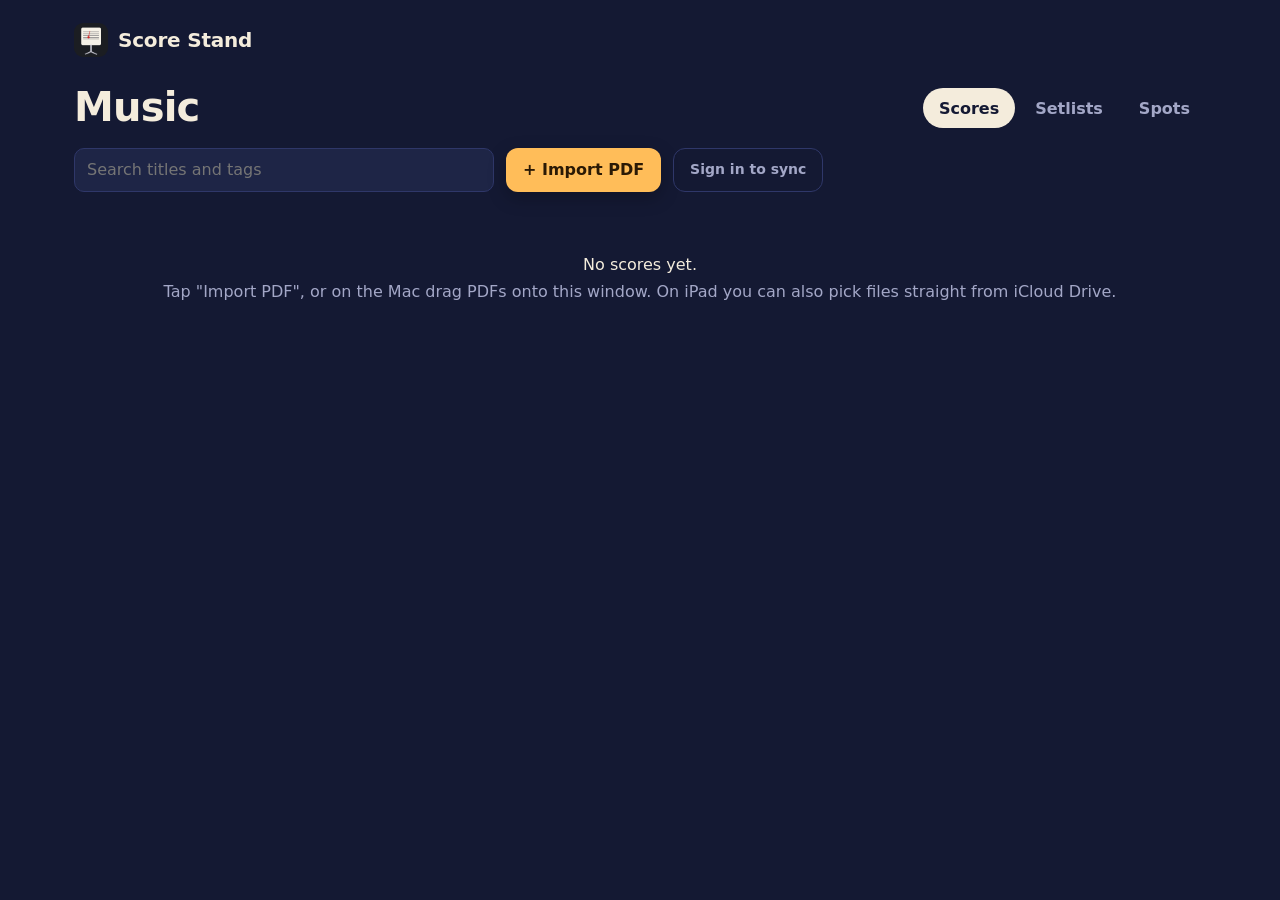
<file: index.html>
<!doctype html>
<html lang="en">
<head>
  <meta charset="utf-8">
  <meta name="viewport" content="width=device-width, initial-scale=1, viewport-fit=cover">
  <!-- Only our own files may load. 'wasm-unsafe-eval' lets pdf.js use its bundled image decoders. -->
  <meta http-equiv="Content-Security-Policy" content="default-src 'none'; script-src 'self' 'wasm-unsafe-eval'; worker-src 'self'; style-src 'self'; img-src 'self' blob: data:; font-src 'self' blob: data:; connect-src 'self' blob: data: https://wmaofvonemfhqsyfesof.supabase.co; manifest-src 'self'; base-uri 'none'; form-action 'none'; object-src 'none'">
  <meta name="referrer" content="no-referrer">
  <meta name="theme-color" content="#141933">
  <meta name="apple-mobile-web-app-capable" content="yes">
  <meta name="apple-mobile-web-app-status-bar-style" content="black-translucent">
  <meta name="apple-mobile-web-app-title" content="Score Stand">
  <title>Score Stand</title>
  <link rel="manifest" href="manifest.webmanifest">
  <link rel="icon" href="icons/icon-192.png">
  <link rel="apple-touch-icon" href="icons/apple-touch-icon.png">
  <link rel="stylesheet" href="theme.css">
  <link rel="stylesheet" href="app.css">
</head>
<body>
  <div id="app"></div>
  <noscript>Score Stand needs JavaScript.</noscript>
  <script src="js/practice.js"></script>
  <script type="module" src="js/app.js"></script>
</body>
</html>
</file>
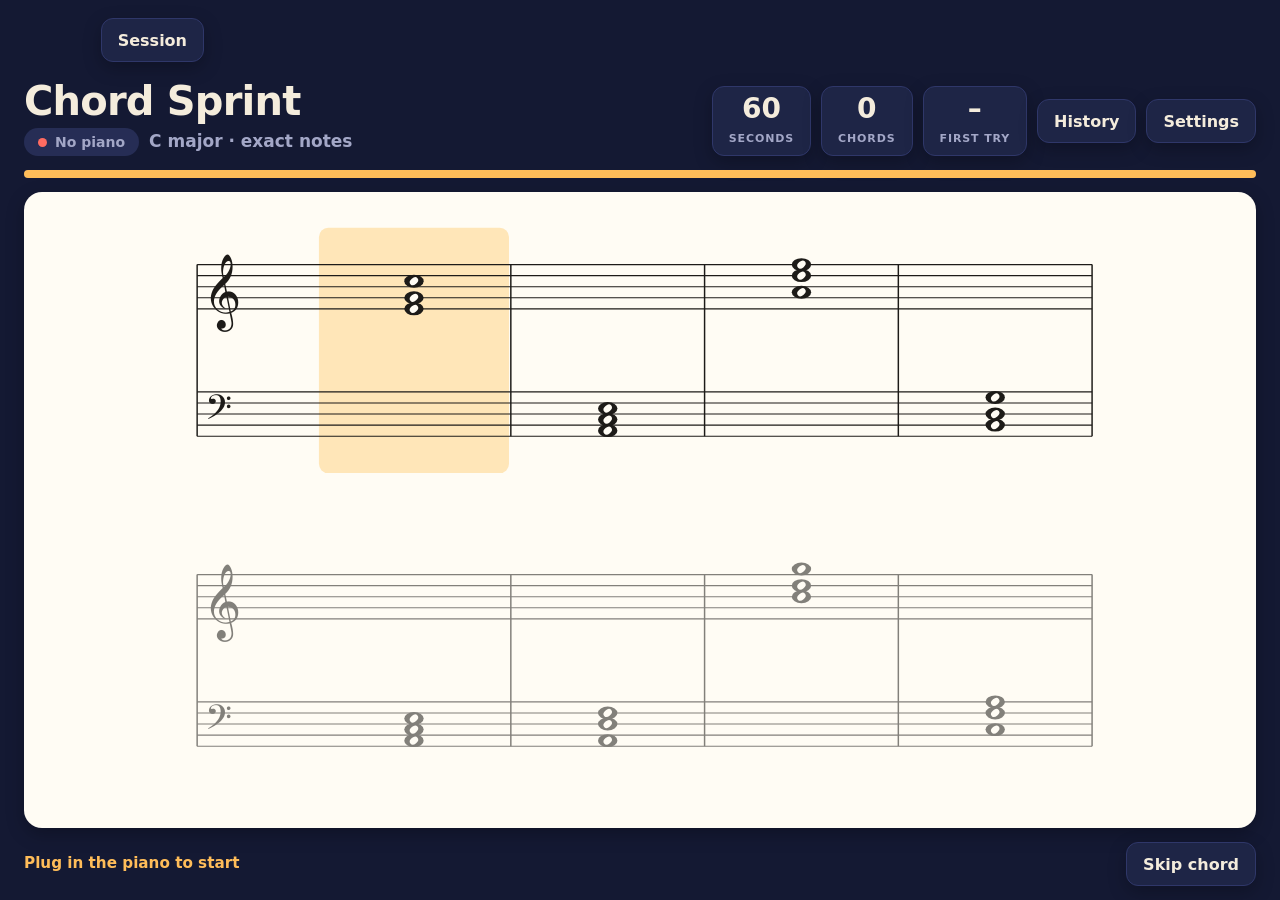
<file: chord-sprint/index.html>
<!doctype html>
<html lang="en"><head><meta charset="utf-8">
<meta name="viewport" content="width=device-width,initial-scale=1,viewport-fit=cover,user-scalable=no">
<!-- Only our own files may load; no inline script or style. -->
<meta http-equiv="Content-Security-Policy" content="default-src 'none'; script-src 'self'; style-src 'self'; img-src 'self' data:; base-uri 'none'; form-action 'none'; object-src 'none'">
<meta name="referrer" content="no-referrer">
<title>Chord Sprint</title>
<link rel="stylesheet" href="../theme.css">
<link rel="stylesheet" href="sprint.css">
</head><body>
<div class="app">
  <header class="appbar">
    <div class="brand" id="brand" hidden><img src="../icons/woodshed-mark.png" alt=""><span>Woodshed</span></div>
    <nav class="switch" id="appnav" aria-label="Screens" hidden><button data-go="music">Music</button><button class="on" aria-current="page">Chord Sprint</button><button data-go="sessions">Sessions</button></nav>
    <div class="appbar-end">
      <button class="rec" id="rec" hidden><i></i><span id="rectext">0:00</span></button>
      <button id="metbtn" hidden>♩</button>
      <button id="sessbtn">Session</button>
      <button class="rec-btn" id="apprec" hidden>Record</button>
    </div>
  </header>
  <div class="page-head">
    <div>
      <h1 id="title">Chord Sprint</h1>
      <p class="sub"><span class="chip" id="dev"><span class="dot" id="dot"></span><span id="devname">No piano</span></span><span id="keyline"></span></p>
    </div>
    <div class="stats">
      <div class="stat-card"><b id="time">60</b><span id="timelbl">seconds</span></div>
      <div class="stat-card"><b id="score">0</b><span>chords</span></div>
      <div class="stat-card"><b id="acc">–</b><span>first try</span></div>
      <button id="histbtn">History</button>
      <button id="gear" aria-label="Settings">Settings</button>
    </div>
  </div>
  <div class="bar"><i id="timebar"></i></div>
  <div class="sheet" id="sheet"></div>
  <div class="foot"><span class="status" id="status"></span><span class="foot-btns"><button id="skip">Skip chord</button><button id="finish" hidden>End round</button></span></div>
</div>

<div class="overlay" id="settings" hidden><div class="card">
  <h2>Settings</h2>
  <div class="row"><span class="lbl">Keys (each line picks one)</span><div class="chips" id="o-keys"></div></div>
  <div class="row"><span class="lbl">Chords come</span><div class="chips" id="o-mode"></div>
    <p class="hint">Progressions: each line is a common progression (like I–V–vi–IV) in smooth inversions, the way your hands move in real songs.</p></div>
  <div class="row"><span class="lbl">Chords</span><div class="chips" id="o-degs"></div></div>
  <div class="row"><span class="lbl">Inversions</span><div class="chips" id="o-inv"></div></div>
  <div class="row"><span class="lbl">Clef</span><div class="chips" id="o-clef"></div></div>
  <div class="row"><span class="lbl">Notes must be</span><div class="chips" id="o-exact"></div>
    <p class="hint">Exact means the same notes and octave as written. Any octave accepts the right three notes anywhere.</p></div>
  <div class="row"><span class="lbl">Round</span><div class="chips" id="o-dur"></div></div>
  <div class="actions"><button class="primary" id="o-done">Done</button></div>
</div></div>

<div class="overlay" id="session" hidden><div class="card">
  <h2>Practice session</h2>
  <p class="hint" id="s-hint">Records every note you play (timing, loudness, pedal) until you press Stop, including Chord Sprint rounds. It keeps recording while you read music in the Music screen; just keep the iPad awake and this app open. Afterwards, tap Share on the session and send the file to Claude.</p>
  <div><button class="primary big-btn" id="s-toggle">Start recording</button><span class="recnow" id="s-now"></span></div>
  <div id="s-list"></div>
  <div class="actions"><button id="s-done">Done</button></div>
</div></div>

<div class="overlay" id="history" hidden><div class="card hist">
  <h2>History</h2>
  <div id="h-body"></div>
  <div class="actions"><button class="primary" id="h-done">Done</button></div>
</div></div>

<div class="overlay" id="results" hidden><div class="card">
  <h2 id="r-title">Time!</h2>
  <div class="res"><div><b id="r-score">0</b>chords</div><div><b id="r-avg">0</b>sec each</div><div><b id="r-acc">0</b>first try</div></div>
  <p class="hint" id="r-best"></p>
  <div id="r-slowwrap"><span class="lbl">Slowest this round (they'll come up more)</span><div class="slow" id="r-slow"></div></div>
  <div class="actions"><button id="r-hist">History</button><button id="r-settings">Settings</button><button class="primary" id="r-again">Play again</button></div>
</div></div>

<script src="../js/practice.js"></script>
<script src="sprint.js"></script>
</body></html>
</file>
<file: theme.css>
/* Woodshed look, shared by Music/Sessions (app.css) and Chord Sprint (sprint.css).
   Colors come from the app icon: an indigo evening sky, lamplight amber, the warm red of the shed.
   One deliberately dark theme: it's used at the piano, often in the evening. Music always sits on light paper. */
:root {
  --bg: #141933;
  --surface: #1e2546;
  --raised: #283058;
  --well: #262d55;
  --line: #2f3769;
  --ink: #f4ecdc;
  --muted: #a3a7c7;
  --accent: #ffbd59;          /* lamplight */
  --accent-ink: #2b1a05;
  --accent-soft: rgba(255, 189, 89, 0.16);
  --dusk: #e0766a;            /* sunset, used for Chord Sprint time in session timelines */
  --ok: #6fd49a;
  --bad: #ff6b61;
  --rec: #ff5d55;
  --rec-bg: #3a2340;
  --rec-ink: #ffb3ad;
  --paper: #fffcf4;
  --paper-ink: #1d1b18;
  --feature: linear-gradient(110deg, #2b3270, #7b4b78 60%, #c86a66);
  --lift: 0 6px 18px rgba(0, 0, 0, 0.25);
  --r: 18px;
  --r-sm: 12px;
  --display: ui-rounded, "SF Pro Rounded", "Nunito", system-ui, sans-serif;
  --body: ui-rounded, "SF Pro Rounded", "Nunito", -apple-system, system-ui, sans-serif;
  color-scheme: dark;
}

/* ---------- App bar: the same on every screen ---------- */
.appbar { display: flex; align-items: center; gap: 16px; min-height: 52px; }
.brand { display: flex; align-items: center; gap: 10px; font: 800 20px var(--display); letter-spacing: -0.01em; color: var(--ink); min-width: 180px; white-space: nowrap; }
.brand img { width: 34px; height: 34px; border-radius: 9px; display: block; }
.appbar .switch { margin: 0 auto; }
.appbar-end { min-width: 180px; display: flex; justify-content: flex-end; gap: 8px; align-items: center; }
.switch { display: inline-flex; gap: 4px; padding: 4px; border-radius: 999px; background: var(--well); }
.switch button {
  border: 0; background: none; border-radius: 999px; padding: 9px 20px; min-height: 40px;
  color: var(--muted); font: 700 16px var(--body); cursor: pointer; white-space: nowrap;
}
.switch button.on { background: var(--accent); color: var(--accent-ink); box-shadow: var(--lift); cursor: default; }
.rec-btn {
  border: 0; border-radius: 999px; padding: 9px 18px; min-height: 40px; cursor: pointer;
  background: var(--rec-bg); color: var(--rec-ink); font: 800 16px var(--body);
  display: inline-flex; align-items: center; gap: 8px; white-space: nowrap;
}
.rec-btn::before { content: ""; width: 10px; height: 10px; border-radius: 50%; background: var(--rec); }

/* ---------- Page heading ---------- */
.page-head { display: flex; align-items: flex-end; justify-content: space-between; gap: 16px; flex-wrap: wrap; }
.page-head h1 { margin: 0; font: 800 40px/1.05 var(--display); letter-spacing: -0.02em; color: var(--ink); text-wrap: balance; }
.page-head .sub { margin: 6px 0 0; color: var(--muted); display: flex; align-items: center; gap: 10px; flex-wrap: wrap; }

.pills { display: flex; gap: 4px; }
.pills button { border: 0; background: none; border-radius: 999px; padding: 8px 16px; min-height: 40px; color: var(--muted); font: 700 16px var(--body); cursor: pointer; }
.pills button.on { background: var(--ink); color: var(--bg); }

.chip { display: inline-flex; align-items: center; gap: 8px; padding: 6px 14px; border-radius: 999px; background: var(--well); color: var(--muted); font: 700 14px var(--body); white-space: nowrap; }
.chip .dot { width: 9px; height: 9px; border-radius: 50%; background: var(--bad); }
.chip .dot.on { background: var(--ok); }

.stat-card { background: var(--surface); border: 1px solid var(--line); border-radius: var(--r-sm); box-shadow: var(--lift); padding: 6px 16px; text-align: center; min-width: 88px; }
.stat-card b { display: block; font: 800 28px/1.15 var(--display); font-variant-numeric: tabular-nums; color: var(--ink); }
.stat-card span { font: 800 11px var(--body); letter-spacing: 0.08em; text-transform: uppercase; color: var(--muted); }

@media (max-width: 900px) {
  .brand { min-width: 0; }
  .brand span { display: none; }
  .appbar-end { min-width: 0; }
  .switch button { padding: 9px 14px; }
  .page-head h1 { font-size: 32px; }
}

/* ---------- Metronome (iPad app): top-bar button and panel, on every screen ---------- */
.met-btn {
  border: 0; border-radius: 999px; padding: 9px 16px; min-height: 40px; cursor: pointer;
  background: var(--well); color: var(--ink); font: 800 16px var(--body); white-space: nowrap;
  font-variant-numeric: tabular-nums;
}
.met-btn.on { background: var(--accent); color: var(--accent-ink); }
.met-panel {
  border: 1px solid var(--line); border-radius: var(--r); padding: 20px 22px 18px; width: min(460px, calc(100vw - 32px));
  background: var(--surface); color: var(--ink); box-shadow: 0 20px 60px rgba(0, 0, 0, 0.45); font-family: var(--body);
}
.met-panel::backdrop { background: rgba(5, 8, 20, 0.5); }
.met-panel button { font-family: var(--body); cursor: pointer; }
.met-head { display: flex; align-items: center; justify-content: space-between; margin-bottom: 8px; }
.met-head h2 { margin: 0; font: 800 22px var(--display); }
.met-close { border: 0; background: var(--well); color: var(--muted); border-radius: 999px; width: 40px; height: 40px; font-size: 16px; }
.met-tempo { display: flex; align-items: center; justify-content: space-between; gap: 8px; margin: 6px 0 10px; }
.met-read { text-align: center; flex: 1; }
.met-bpm { display: block; font: 800 56px/1 var(--display); font-variant-numeric: tabular-nums; }
.met-read span { font: 700 12px var(--body); letter-spacing: 0.06em; text-transform: uppercase; color: var(--muted); }
.met-step { border: 0; border-radius: 999px; min-width: 52px; height: 48px; background: var(--well); color: var(--ink); font: 800 17px var(--body); }
.met-panel input[type="range"] { width: 100%; accent-color: var(--accent); }
.met-chips { display: flex; flex-wrap: wrap; gap: 6px; margin: 10px 0 14px; }
.met-chip { border: 0; border-radius: 999px; padding: 6px 12px; min-height: 34px; background: var(--well); color: var(--muted); font: 700 14px var(--body); }
.met-row { display: flex; align-items: center; justify-content: space-between; gap: 14px; margin: 10px 0; }
.met-row input[type="range"] { max-width: 240px; }
.met-label { color: var(--muted); font: 700 15px var(--body); }
.met-seg { display: inline-flex; gap: 4px; padding: 4px; border-radius: 999px; background: var(--well); }
.met-seg button { border: 0; background: none; border-radius: 999px; padding: 7px 14px; min-height: 36px; color: var(--muted); font: 700 15px var(--body); }
.met-seg button.on { background: var(--ink); color: var(--bg); }
.met-go { display: block; width: 100%; margin-top: 16px; border: 0; border-radius: 999px; min-height: 52px; background: var(--accent); color: var(--accent-ink); font: 800 19px var(--body) !important; }
.met-go.on { background: var(--raised); color: var(--ink); }
.met-note { margin: 12px 2px 0; color: var(--muted); font-size: 13px; line-height: 1.4; }
</file>
<file: app.css>
/* Score Stand / Woodshed Music screen. Colors and fonts come from theme.css. */
:root {
  --panel: var(--surface);
  --stage: #0e1226;
  --radius: var(--r-sm);
}

* { box-sizing: border-box; }
html, body { margin: 0; height: 100%; }
body {
  background: var(--bg);
  color: var(--ink);
  font: 500 16px/1.4 var(--body);
  -webkit-tap-highlight-color: transparent;
}
#app { height: 100%; }
[hidden] { display: none !important; }
h1, h2, h3 { margin: 0; line-height: 1.2; }
.muted { color: var(--muted); }
.row { display: flex; gap: 8px; align-items: center; }
.row.between { justify-content: space-between; }
.row.end { justify-content: flex-end; }

button {
  white-space: nowrap;
  font: inherit;
  color: inherit;
  background: var(--panel);
  border: 1px solid var(--line);
  border-radius: var(--r-sm);
  padding: 10px 16px;
  min-height: 44px;
  cursor: pointer;
}
button:disabled { opacity: 0.4; cursor: default; }
button { font-weight: 700; }
button.primary { background: var(--accent); color: var(--accent-ink); border-color: transparent; font-weight: 800; box-shadow: var(--lift); }
button.danger { background: #b3261e; color: #fff; border-color: transparent; }
button.ghost { background: transparent; }
button.small { padding: 6px 10px; min-height: 36px; font-size: 14px; }
input[type="text"], input[type="search"], input[type="number"], input[type="email"], input[type="password"], input:not([type]) {
  font: inherit;
  color: inherit;
  background: var(--panel);
  border: 1px solid var(--line);
  border-radius: 10px;
  padding: 10px 12px;
  width: 100%;
}

/* ---------- Library ---------- */
.library {
  max-width: 1180px;
  margin: 0 auto;
  padding: max(14px, env(safe-area-inset-top)) max(24px, env(safe-area-inset-right)) 96px max(24px, env(safe-area-inset-left));
  min-height: 100%;
  display: flex; flex-direction: column; gap: 20px;
}
.library.dropping { outline: 3px dashed var(--accent); outline-offset: -8px; }
.lib-head { display: flex; align-items: center; justify-content: space-between; gap: 12px; }
.lib-head h1 { font: 800 28px var(--display); }
.lib-body { display: flex; flex-direction: column; gap: 18px; }
.search { max-width: 420px; border-radius: 999px; padding-left: 18px; }
.empty { padding: 40px 0; text-align: center; }
.empty p { margin: 4px 0; }

.continue {
  display: flex; align-items: center; gap: 20px; flex-wrap: wrap;
  padding: 18px 22px; border-radius: var(--r); background: var(--feature); color: #fff6e6; box-shadow: var(--lift);
}
.continue .k { font: 800 12px var(--body); letter-spacing: 0.08em; text-transform: uppercase; opacity: 0.8; }
.continue strong { display: block; font: 800 24px/1.2 var(--display); }
.continue .goal { color: #fff6e6; opacity: 0.9; font-size: 15px; margin: 2px 0 0; }
.continue button { margin-left: auto; border: 0; border-radius: 999px; background: var(--accent); color: var(--accent-ink); font-weight: 800; padding: 12px 22px; }

.grid { display: grid; grid-template-columns: repeat(auto-fill, minmax(190px, 1fr)); gap: 18px; }
.card { background: var(--surface); border: 1px solid var(--line); border-radius: var(--r); overflow: hidden; display: flex; flex-direction: column; box-shadow: var(--lift); }
.thumb { border: none; border-radius: 0; padding: 0; aspect-ratio: 8.5 / 9; background: var(--paper); display: grid; place-items: center; overflow: hidden; font-size: 48px; color: #b9b2a3; box-shadow: none; }
.thumb img { width: 100%; height: 100%; object-fit: cover; object-position: top; display: block; }
.card-meta { padding: 12px 14px 4px; display: flex; flex-direction: column; gap: 2px; }
.card-meta strong { overflow-wrap: anywhere; font-weight: 800; line-height: 1.25; }
.card-meta .muted { font-size: 13px; }
.progress { height: 5px; border-radius: 3px; background: var(--well); margin-top: 8px; overflow: hidden; }
.progress i { display: block; height: 100%; background: var(--accent); border-radius: 3px; }
.card-actions { display: flex; gap: 4px; padding: 4px 8px 10px; margin-top: auto; }
.tags { display: flex; flex-wrap: wrap; gap: 6px; margin-top: 6px; }
.tag { font: 700 12.5px var(--body); padding: 3px 10px; border-radius: 99px; background: var(--well); color: var(--muted); }

.setlist { background: var(--surface); border: 1px solid var(--line); border-radius: var(--r); padding: 16px 20px; box-shadow: var(--lift); }
.setlist h3 { font: 800 20px var(--display); }
.set-items { margin: 10px 0 0; padding-left: 22px; }
.set-items li { padding: 4px 0; }
.set-items li > span:first-child { margin-right: 8px; }
.set-items li { display: list-item; }
.set-items li .row { display: inline-flex; float: right; gap: 2px; }
.set-items li::after { content: ""; display: block; clear: both; }

.spot-list { list-style: none; margin: 8px 0 0; padding: 0; display: flex; flex-direction: column; gap: 6px; }
.spot-list li { display: flex; gap: 6px; align-items: flex-start; }
.spot-list li.here .spot-jump { border-color: var(--accent); }
.spot-jump { flex: 1; text-align: left; background: var(--raised); }
.goal { font-size: 14px; color: var(--muted); margin-top: 2px; }

/* ---------- Reader ---------- */
.reader { position: fixed; inset: 0; display: flex; flex-direction: column; background: var(--stage); color: #eee; }
.reader button { background: transparent; border-color: transparent; color: #eee; }
.reader button.on { background: rgba(255, 255, 255, 0.16); }
.reader-bar {
  display: flex; align-items: center; justify-content: space-between; gap: 8px;
  padding: max(4px, env(safe-area-inset-top)) max(8px, env(safe-area-inset-right)) 4px max(8px, env(safe-area-inset-left));
  background: rgba(0, 0, 0, 0.35);
}
.reader-title { display: flex; flex-direction: column; align-items: center; min-width: 0; text-align: center; }
.title-label { font-weight: 600; white-space: nowrap; overflow: hidden; text-overflow: ellipsis; max-width: 50vw; }
.page-label { font-size: 13px; color: #bbb; font-variant-numeric: tabular-nums; }
.tool { min-width: 44px; }
.reader.chrome-hidden .reader-bar { display: none; }

.ink-bar { display: flex; flex-wrap: wrap; align-items: center; gap: 6px; padding: 6px 10px; background: rgba(0, 0, 0, 0.5); }
.swatch { width: 36px; height: 36px; min-height: 36px; padding: 0; border-radius: 50% !important; border: 3px solid transparent !important; }
.swatch[data-color="#d22"] { background: #d22 !important; }
.swatch[data-color="#1660d6"] { background: #1660d6 !important; }
.swatch[data-color="#111"] { background: #111 !important; box-shadow: inset 0 0 0 1px #666; }
.swatch.on { border-color: #fff !important; }
.ink-bar input[type="range"] { width: 110px; }

.stage { flex: 1; position: relative; display: flex; align-items: center; justify-content: center; overflow: hidden; user-select: none; -webkit-user-select: none; touch-action: none; }
.page-slot { flex: 0 0 auto; display: flex; align-items: center; justify-content: center; padding: 4px; }
.page { position: relative; background: #fff; box-shadow: 0 2px 14px rgba(0, 0, 0, 0.45); }
.page canvas { display: block; }
.page canvas.ink { position: absolute; inset: 0; pointer-events: none; }
.page canvas.ink.live { pointer-events: auto; touch-action: none; }
.half-wrap { position: relative; width: 100%; height: 100%; }
.half-wrap .page-slot { position: absolute; inset: 0; }
.half-wrap .half-top::after { content: ""; position: absolute; left: 10%; right: 10%; top: 50%; border-top: 2px dashed rgba(192, 57, 43, 0.6); }
.edge-flash { position: absolute; top: 45%; left: 50%; transform: translate(-50%, -50%); background: rgba(0, 0, 0, 0.7); color: #fff; padding: 10px 18px; border-radius: 99px; pointer-events: none; }

.spots-panel {
  position: absolute; right: 0; top: 0; bottom: 0; width: min(360px, 90vw);
  background: var(--panel); color: var(--ink); border-left: 1px solid var(--line);
  padding: max(16px, env(safe-area-inset-top)) 16px 16px; overflow-y: auto; z-index: 5;
  box-shadow: -8px 0 24px rgba(0, 0, 0, 0.3);
}
.spots-panel button { color: var(--ink); border-color: var(--line); }
.spots-panel button.primary { color: var(--accent-ink); }
.spots-panel h3 { font-size: 18px; }

/* ---------- Modal & toast ---------- */
.modal { border: none; border-radius: 16px; padding: 0; width: min(440px, calc(100vw - 32px)); background: var(--panel); color: var(--ink); box-shadow: 0 20px 60px rgba(0, 0, 0, 0.4); }
.modal::backdrop { background: rgba(0, 0, 0, 0.45); }
.modal form { padding: 20px; display: flex; flex-direction: column; gap: 14px; }
.modal h2 { font-size: 19px; }
.field { display: flex; flex-direction: column; gap: 6px; font-size: 14px; color: var(--muted); }
.toast {
  position: fixed; left: 50%; bottom: max(24px, env(safe-area-inset-bottom)); transform: translateX(-50%);
  background: #222; color: #fff; padding: 10px 18px; border-radius: 99px; z-index: 100; box-shadow: 0 6px 20px rgba(0, 0, 0, 0.3);
}

@media (max-width: 520px) {
  .grid { grid-template-columns: repeat(2, 1fr); gap: 10px; }
  .lib-head h1 { font-size: 22px; }
  .card-actions button { flex: 1; }
}

.sync-btn { font-size: 14px; color: var(--muted); }
.sync-btn.warn { color: var(--bad); }
button.warn { color: var(--bad); }
.toolbar { display: flex; gap: 12px; align-items: center; flex-wrap: wrap; }
.toolbar .search { flex: 1; }

/* ---------- Sessions ---------- */
.week { display: grid; grid-template-columns: repeat(auto-fit, minmax(170px, 1fr)); gap: 14px; }
.week > div { background: var(--surface); border: 1px solid var(--line); border-radius: var(--r); padding: 14px 18px; box-shadow: var(--lift); min-width: 0; }
.week span { font: 800 12px var(--body); letter-spacing: 0.07em; text-transform: uppercase; color: var(--muted); }
.week b { display: block; font: 800 24px/1.2 var(--display); overflow-wrap: anywhere; }
.week b.small { font-size: 18px; padding-top: 4px; }
.session-list { list-style: none; margin: 0; padding: 0; display: flex; flex-direction: column; gap: 12px; }
.session {
  background: var(--surface); border: 1px solid var(--line); border-radius: var(--r); box-shadow: var(--lift);
  padding: 16px 20px; display: grid; grid-template-columns: minmax(170px, 220px) 1fr auto; gap: 20px; align-items: center;
}
.session.live { border-color: var(--rec); }
.session-meta { display: flex; flex-direction: column; gap: 2px; min-width: 0; }
.session-meta strong { font-weight: 800; font-size: 17px; }
.session-meta .muted { font-size: 14px; }
.timeline { position: relative; height: 22px; border-radius: 6px; background: var(--well); overflow: hidden; }
.timeline i { position: absolute; top: 0; bottom: 0; background: var(--accent); border-radius: 3px; min-width: 2px; }
.timeline i.sprint { background: var(--dusk); }
.timeline i.paused { background: repeating-linear-gradient(135deg, rgba(163, 167, 199, 0.35) 0 4px, transparent 4px 8px); }
.rec-dot.paused { background: var(--muted); }
.legend { display: flex; gap: 14px; color: var(--muted); font-size: 13px; }
.legend i { display: inline-block; width: 10px; height: 10px; border-radius: 3px; background: var(--accent); margin-right: 6px; }
.legend i.sprint { background: var(--dusk); }
.legend i.paused { background: repeating-linear-gradient(135deg, rgba(163, 167, 199, 0.6) 0 3px, transparent 3px 6px); }
.rec-dot { display: inline-block; width: 10px; height: 10px; border-radius: 50%; background: var(--rec); }
.rec-clock { font-variant-numeric: tabular-nums; }
.head-actions { display: flex; align-items: center; gap: 16px; flex-wrap: wrap; }

/* Notes on a session (from anyone: a teacher, Claude, yourself) */
.review { grid-column: 1 / -1; border-top: 1px solid var(--line); padding-top: 12px; }
.review-head { width: 100%; display: flex; align-items: center; gap: 12px; text-align: left; background: none; border: 0; box-shadow: none; padding: 4px 0; min-height: 36px; }
.review-badge { font: 800 12px var(--body); letter-spacing: 0.06em; text-transform: uppercase; color: var(--accent-ink); background: var(--accent); border-radius: 999px; padding: 3px 10px; }
.review-text { flex: 1; min-width: 0; display: flex; flex-direction: column; gap: 2px; }
.review-head { white-space: normal; }
.review-badge { flex: none; }
.review-headline { font-weight: 700; color: var(--ink); overflow: hidden; text-overflow: ellipsis; white-space: nowrap; }
.review.open .review-headline { white-space: normal; }
.review-head > .muted { flex: none; }
.review-by { font-size: 14px; }
.review-body { display: grid; grid-template-columns: 1fr 1fr; gap: 18px 28px; padding-top: 12px; }
.review-col h4 { margin: 0 0 8px; font: 800 12px var(--body); letter-spacing: 0.07em; text-transform: uppercase; color: var(--muted); }
.review-col ul, .review-col ol { margin: 0; padding-left: 20px; display: flex; flex-direction: column; gap: 6px; }
.breakdown { grid-column: 1 / -1; display: flex; flex-direction: column; gap: 8px; }
.brow { display: grid; grid-template-columns: minmax(160px, 34%) 1fr 64px; gap: 12px; align-items: center; font-size: 15px; }
.brow b { text-align: right; font-variant-numeric: tabular-nums; }
.bbar { height: 10px; border-radius: 5px; background: var(--well); overflow: hidden; }
.bbar i { display: block; height: 100%; background: var(--accent); border-radius: 5px; }
@media (max-width: 760px) {
  .session { grid-template-columns: 1fr; gap: 10px; }
  .brow { grid-template-columns: 1fr 56px; }
  .review-body { grid-template-columns: 1fr; }
  .brow .bbar { grid-column: 1 / -1; grid-row: 2; }
}

/* ---------- Plan for today (Music screen, iPad app) ---------- */
.plan { background: var(--surface); border: 1px solid var(--line); border-radius: var(--r); box-shadow: var(--lift); padding: 16px 18px; }
.plan-head { display: flex; align-items: flex-start; justify-content: space-between; gap: 12px; }
.plan-head h2 { margin: 0; font: 800 22px var(--display); }
.plan-head p { margin: 4px 0 0; }
.plan.folded { padding: 10px 18px; }
.plan.folded h2 { font-size: 18px; }
.plan-note { margin: 10px 0 0; }
.plan-list { list-style: none; margin: 12px 0 0; padding: 0; display: flex; flex-direction: column; gap: 8px; }
.plan-block { display: flex; align-items: center; gap: 14px; padding: 10px 12px; border-radius: var(--r-sm); background: var(--well); }
.plan-block.live { outline: 2px solid var(--accent); }
.plan-block.done { opacity: 0.6; }
.plan-num { flex: none; width: 30px; height: 30px; border-radius: 50%; display: grid; place-items: center; background: var(--raised); font: 800 15px var(--body); }
.plan-block.live .plan-num { background: var(--accent); color: var(--accent-ink); }
.plan-text { flex: 1; display: flex; flex-direction: column; gap: 2px; min-width: 0; }
.plan-text strong { font-size: 17px; }
.plan-goal { color: var(--ink); font-size: 14px; }
.plan-actions { display: flex; align-items: center; gap: 8px; flex: none; }
.plan-clock { font-variant-numeric: tabular-nums; color: var(--accent); font-weight: 800; }
.plan-done { color: var(--ok); font-weight: 800; }
.plan-foot { margin: 10px 2px 0; font-size: 13px; }

/* Plan block bars while the block runs: a thin outline in the white space around them. */
.plan-hl { position: absolute; z-index: 3; border: 1.5px solid rgba(232, 140, 20, 0.9); border-radius: 4px; touch-action: none; }
.plan-hl.passive { pointer-events: none; }
.plan-hl.adjust { border-style: dashed; cursor: move; }
.plan-hl-grip { display: none; position: absolute; right: -12px; bottom: -12px; width: 20px; height: 20px; border-radius: 50%; background: #ffbd59; border: 3px solid #fff; box-shadow: 0 1px 4px rgba(0, 0, 0, 0.3); cursor: nwse-resize; }
.plan-hl.adjust .plan-hl-grip { display: block; }
.plan-label { margin-top: 2px; padding: 2px 10px; border-radius: 999px; background: var(--accent); color: var(--accent-ink); font: 700 13px var(--body); max-width: 60vw; white-space: nowrap; overflow: hidden; text-overflow: ellipsis; }
.reader-bar .met-btn { min-width: 64px; }
.reader-bar .met-btn.on { background: var(--accent); color: var(--accent-ink); }
</file>
<file: chord-sprint/sprint.css>
/* Chord Sprint: read a line of triads on the grand staff, play each one on the piano.
   Input arrives as raw MIDI from the iPad app (window.midiIn) or from Web MIDI in desktop Chrome. */
/* Colors and fonts come from ../theme.css (shared with the Music and Sessions screens).
   The music itself is drawn on light paper, so .sheet and the results figures switch to paper colors. */
:root{--music:"Apple Symbols","Segoe UI Symbol","Noto Music","Bravura Text",serif;--bad-soft:rgba(255,107,97,.18)}
.sheet,.slow figure{--ink:var(--paper-ink);--paper:#fffcf4;--muted:#776f63;--line:#ddd5c6;--accent:#c97a12;--accent-soft:#ffe6b8;
  --ok:#1f8a4c;--bad:#c8372d;--bad-soft:#f8dedb;color:var(--paper-ink)}
*{box-sizing:border-box}
[hidden]{display:none!important}
html,body{height:100%}
body{margin:0;background:var(--bg);color:var(--ink);font:500 17px/1.4 var(--body);
  padding:max(14px,env(safe-area-inset-top)) max(24px,env(safe-area-inset-right)) max(14px,env(safe-area-inset-bottom)) max(24px,env(safe-area-inset-left));
  -webkit-user-select:none;user-select:none;-webkit-tap-highlight-color:transparent;overflow:hidden}
.app{height:100%;display:grid;grid-template-rows:auto auto 8px 1fr auto;gap:14px;max-width:1400px;margin:0 auto}
button{font:700 16px var(--body);color:var(--ink);background:var(--surface);border:1px solid var(--line);border-radius:var(--r-sm);padding:8px 16px;min-height:44px;touch-action:manipulation;cursor:pointer;box-shadow:var(--lift)}
button.primary{background:var(--accent);border-color:var(--accent);color:var(--accent-ink);font-weight:800}
.lbl{font:800 12px var(--body);color:var(--muted);text-transform:uppercase;letter-spacing:.07em}
.stats{display:flex;gap:10px;align-items:stretch}
.stats>button{align-self:center}
#keyline{font-weight:600}
.status{color:var(--muted);font-weight:600}
.status b{color:var(--accent);font-weight:800}
.foot-btns{display:flex;gap:10px}
.bar{height:8px;background:var(--well);border-radius:4px;overflow:hidden}
.bar i{display:block;height:100%;width:100%;background:var(--accent);transform-origin:left;transition:transform .2s linear}
.sheet{background:var(--paper);border:0;border-radius:var(--r);box-shadow:var(--lift);padding:8px 16px;display:flex;flex-direction:column;justify-content:space-evenly;min-height:0;overflow:hidden}
.sheet svg{width:100%;height:auto;max-height:50%;display:block}
.sheet .next{opacity:.55}
.foot{display:flex;justify-content:space-between;align-items:center;gap:12px;color:var(--muted);font-size:.95rem}
svg line{stroke:var(--ink);stroke-width:1.2}
svg line.bl{stroke-width:1.6}
svg line.end{stroke-width:4}
svg .clef,svg .acc{fill:var(--ink);font-family:var(--music)}
svg .hd{fill:var(--ink)} svg .hole{fill:var(--paper)}
svg .curbar{fill:var(--accent-soft)}
svg .badbar{fill:var(--bad-soft)}
svg .ok .hd,svg .ok .acc{fill:var(--ok)}
svg .held .hd{fill:var(--accent)}
svg .wrong .hd,svg .wrong .acc{fill:var(--bad)} svg .wrong line{stroke:var(--bad)}
svg .name{fill:var(--ok);font:600 22px var(--body);text-anchor:middle}
svg .name.skip{fill:var(--bad)}
svg .roman{fill:var(--muted);font:500 17px var(--body);text-anchor:middle}
.overlay{position:fixed;inset:0;background:rgba(8,10,25,.6);display:grid;place-items:center;padding:16px;z-index:5}
.card{background:var(--surface);border:1px solid var(--line);border-radius:var(--r);box-shadow:var(--lift);padding:22px 24px;width:min(640px,100%);max-height:100%;overflow:auto;display:grid;gap:16px}
.card h2{margin:0;font:800 1.6rem var(--display)}
.row{display:grid;gap:6px}
.chips{display:flex;flex-wrap:wrap;gap:8px}
.chips button{min-width:52px;padding:6px 12px}
.chips button{box-shadow:none;background:var(--well);border-color:transparent;color:var(--muted)}
.chips button[aria-pressed="true"]{background:var(--accent);border-color:var(--accent);color:var(--accent-ink);font-weight:800}
.hint{color:var(--muted);font-size:.9rem;margin:0}
.res{display:grid;grid-template-columns:repeat(3,1fr);gap:10px;text-align:center}
.res div{background:var(--well);border-radius:var(--r-sm);padding:10px}
.res b{display:block;font:800 2.1rem var(--display);font-variant-numeric:tabular-nums;color:var(--accent)}
.slow{display:grid;grid-template-columns:repeat(3,1fr);gap:10px}
.slow figure{margin:0;background:var(--paper);border-radius:12px;padding:6px;text-align:center;font-size:.9rem}
.slow svg{width:100%;height:auto}
.actions{display:flex;gap:10px;justify-content:flex-end}
.hist svg{width:100%;height:auto}
.hist .ax{fill:var(--muted);font:13px var(--body)}
.hist .grid{stroke:var(--line);stroke-width:1}
.hist polyline{fill:none;stroke:var(--accent);stroke-width:2.5}
.hist circle{fill:var(--accent)}
table{width:100%;border-collapse:collapse;font-size:.9rem;font-variant-numeric:tabular-nums}
th,td{text-align:left;padding:6px 4px;border-bottom:1px solid var(--line)}
th{color:var(--muted);font-weight:500;font-size:.8rem;text-transform:uppercase;letter-spacing:.04em}
.rec{display:flex;align-items:center;gap:6px;color:var(--bad);font-weight:600;font-variant-numeric:tabular-nums;font-size:.95rem;background:none;border:none;padding:0 4px;min-height:44px}
.rec i{width:11px;height:11px;border-radius:50%;background:var(--bad);animation:pulse 1.4s infinite}
@keyframes pulse{50%{opacity:.25}}
.big-btn{font-size:1.15rem;padding:14px 22px}
.big-btn.stop{background:var(--rec);border-color:var(--rec);color:#fff;font-weight:800}
.recnow{color:var(--bad);font-weight:600;margin-left:12px;font-variant-numeric:tabular-nums}
td button{min-height:36px;padding:4px 10px;font-size:.85rem}
@keyframes shake{25%{transform:translateX(-4px)}75%{transform:translateX(4px)}}
.shake{animation:shake .18s 2}
header h1,header button{white-space:nowrap}
/* Portrait iPad: stats wrap under the title; Settings becomes a gear. */
@media (max-width:900px){
  .stats{gap:8px}
  .stat-card{min-width:74px;padding:4px 10px}
  .stat-card b{font-size:24px}
  #gear{font-size:0;padding:0 14px}
  #gear::before{content:"⚙";font-size:1.3rem}
}
</file>
